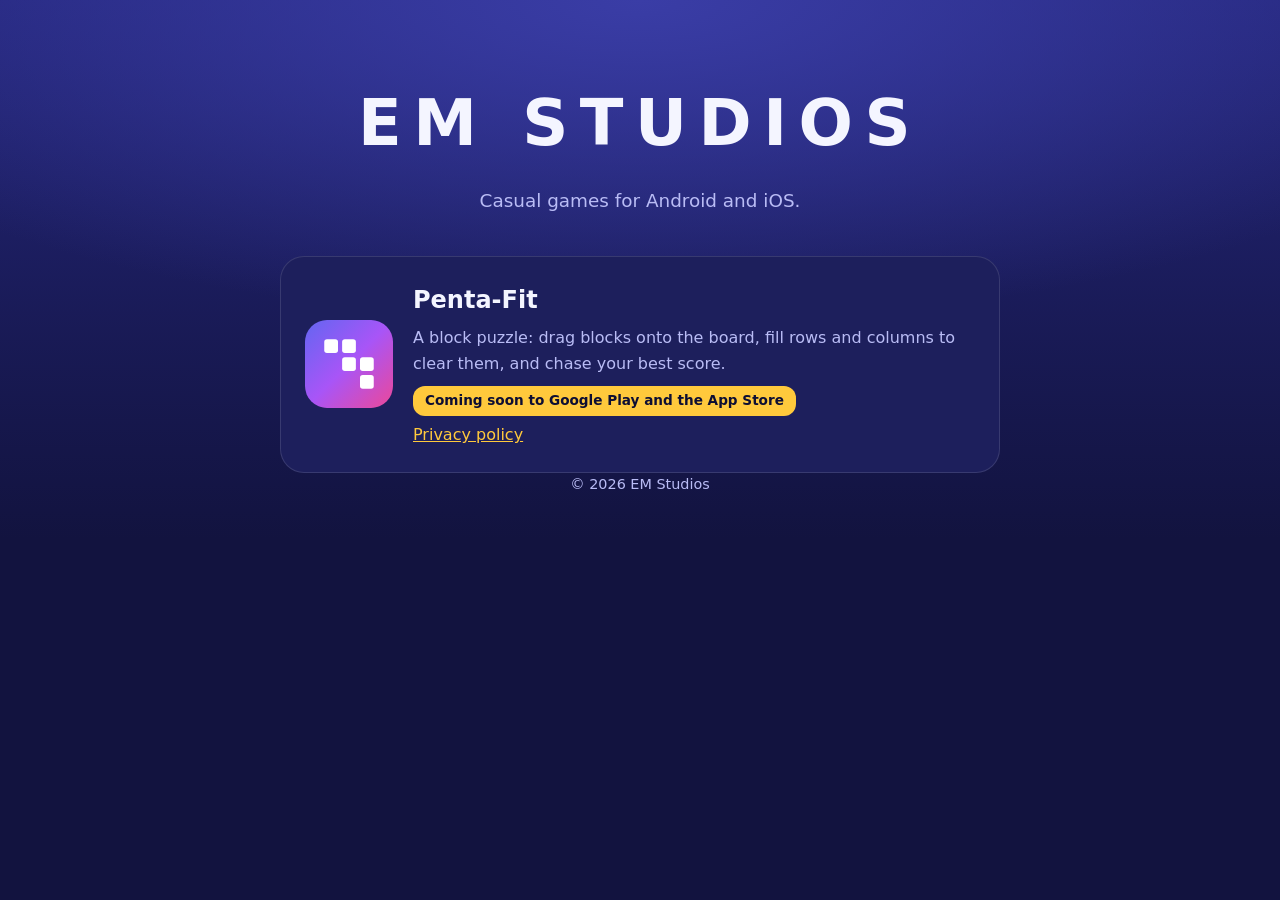
<file: index.html>
<!doctype html>
<html lang="en">
  <head>
    <meta charset="utf-8" />
    <meta name="viewport" content="width=device-width, initial-scale=1" />
    <title>EM Studios</title>
    <meta name="description" content="EM Studios makes casual games for Android and iOS, including the block puzzle Penta-Fit." />
    <meta name="google-site-verification" content="lpsbAbCeEYFunFwET23C2ALTHI6oDnndfsrMZhBNAcE" />
    <link rel="icon" href="penta-fit/icon.svg" type="image/svg+xml" />
    <link rel="stylesheet" href="styles.css" />
  </head>
  <body>
    <main class="wrap">
      <section class="hero">
        <h1>EM STUDIOS</h1>
        <p>Casual games for Android and iOS.</p>
      </section>

      <section class="card" aria-labelledby="penta-fit">
        <img src="penta-fit/icon.svg" alt="Penta-Fit app icon" />
        <div>
          <h2 id="penta-fit">Penta-Fit</h2>
          <p>A block puzzle: drag blocks onto the board, fill rows and columns to clear them, and chase your best score.</p>
          <span class="badge">Coming soon to Google Play and the App Store</span>
          <p><a href="penta-fit/privacy.html">Privacy policy</a></p>
        </div>
      </section>
    </main>
    <footer class="wrap">
      &copy; <span id="year">2026</span> EM Studios
    </footer>
    <script>
      document.getElementById('year').textContent = new Date().getFullYear();
    </script>
  </body>
</html>
</file>
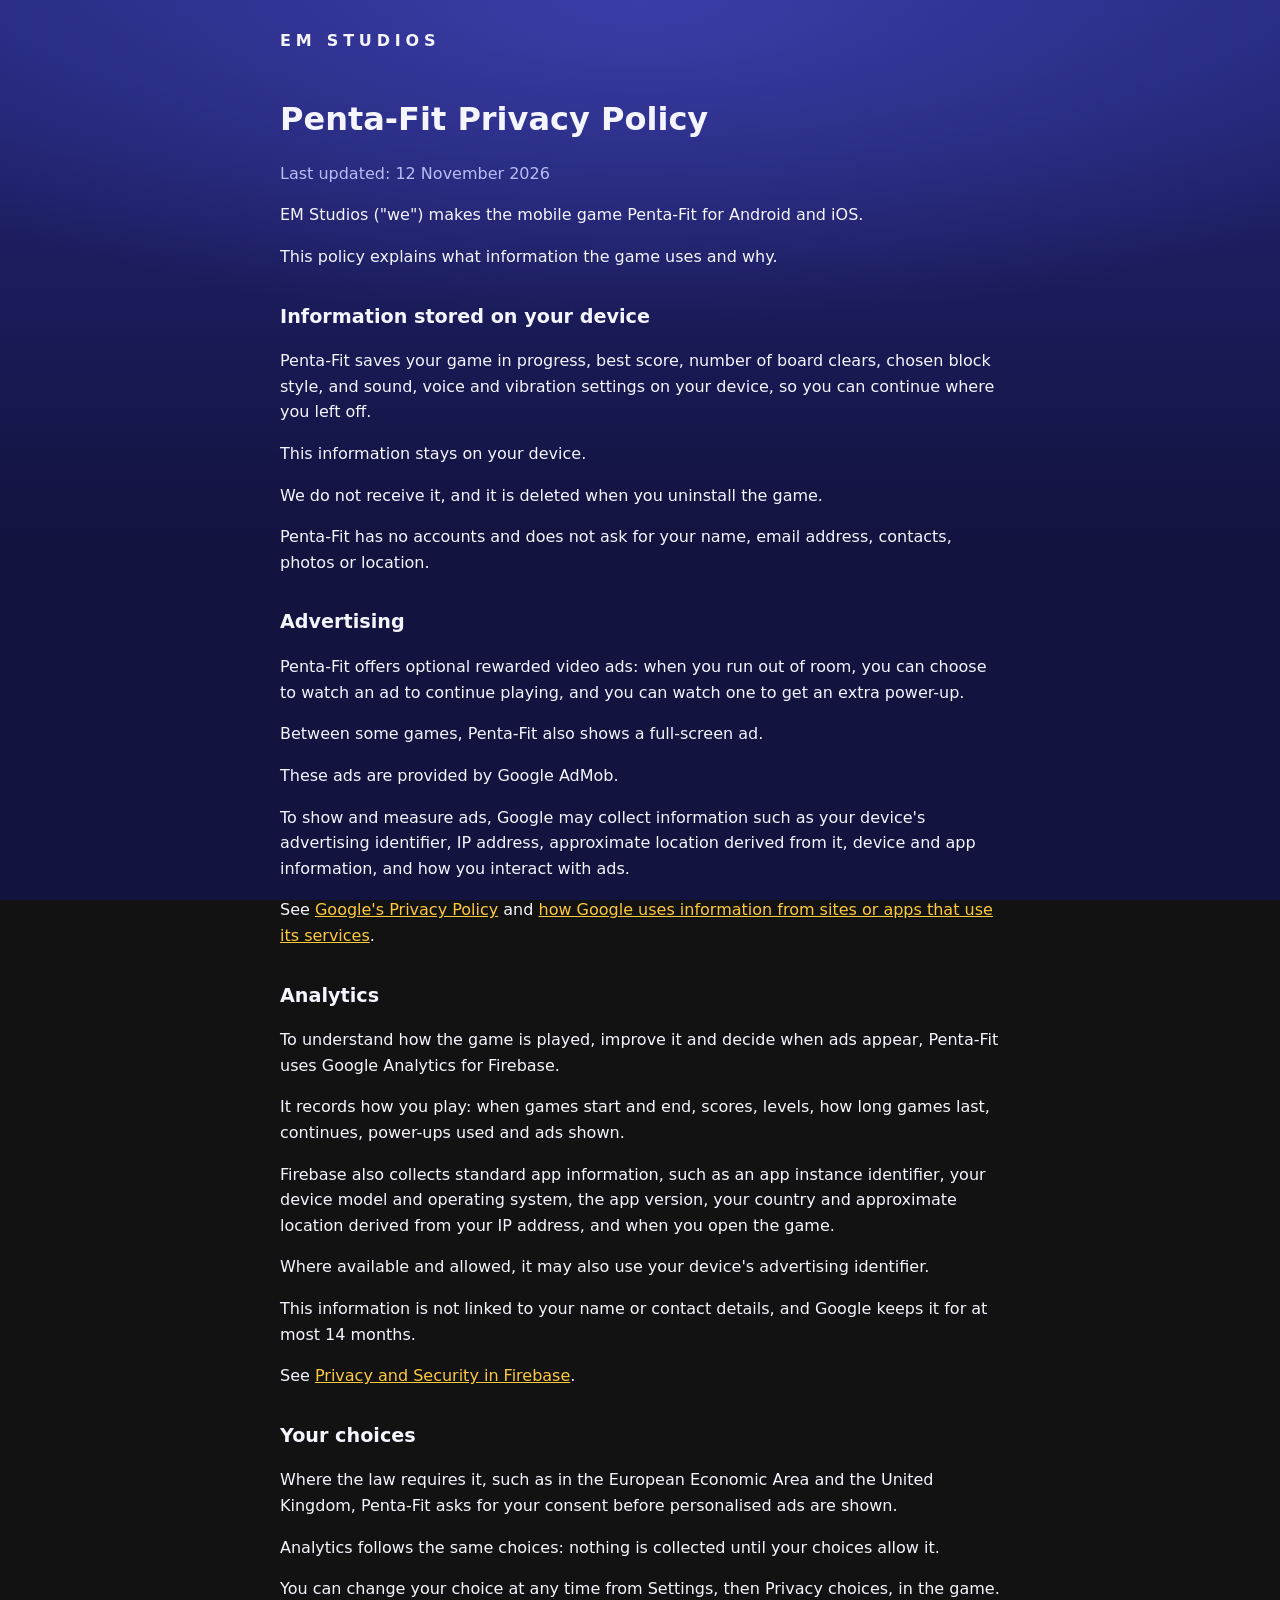
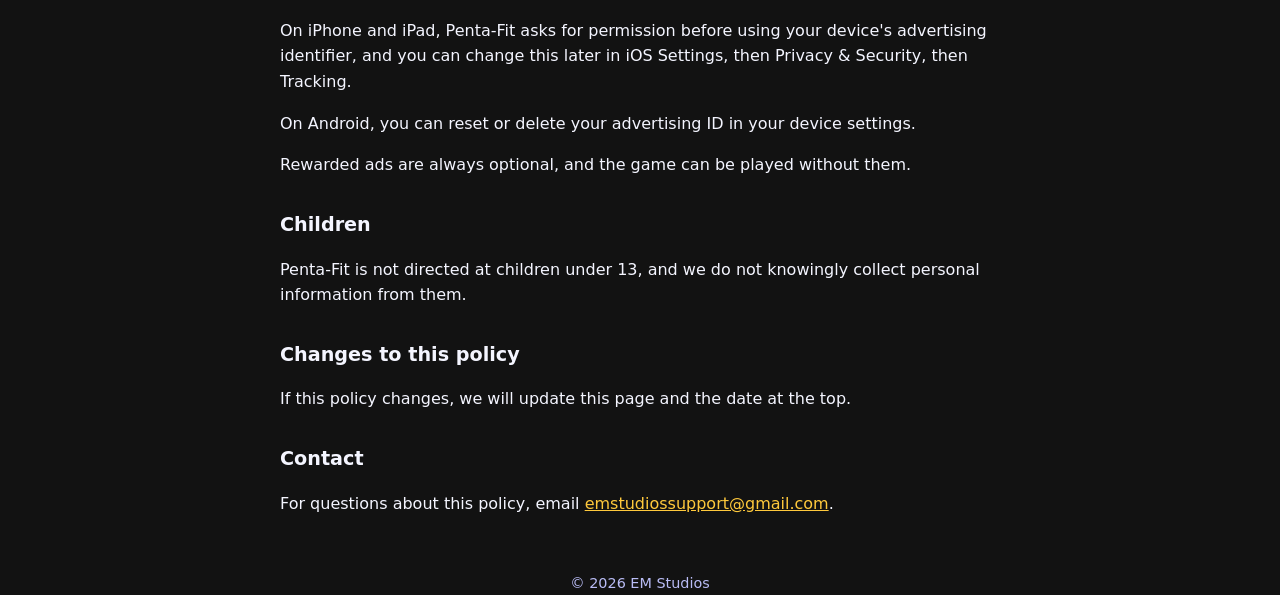
<file: penta-fit/privacy.html>
<!doctype html>
<html lang="en">
  <head>
    <meta charset="utf-8" />
    <meta name="viewport" content="width=device-width, initial-scale=1" />
    <title>Penta-Fit Privacy Policy</title>
    <meta name="description" content="How Penta-Fit by EM Studios uses information." />
    <link rel="icon" href="icon.svg" type="image/svg+xml" />
    <link rel="stylesheet" href="../styles.css" />
  </head>
  <body>
    <header class="site wrap"><a href="../">EM STUDIOS</a></header>
    <main class="wrap doc">
      <h1>Penta-Fit Privacy Policy</h1>
      <p class="meta">Last updated: 12 November 2026</p>

      <p>EM Studios ("we") makes the mobile game Penta-Fit for Android and iOS.</p>
      <p>This policy explains what information the game uses and why.</p>

      <h2>Information stored on your device</h2>
      <p>Penta-Fit saves your game in progress, best score, number of board clears, chosen block style, and sound, voice and vibration settings on your device, so you can continue where you left off.</p>
      <p>This information stays on your device.</p>
      <p>We do not receive it, and it is deleted when you uninstall the game.</p>
      <p>Penta-Fit has no accounts and does not ask for your name, email address, contacts, photos or location.</p>

      <h2>Advertising</h2>
      <p>Penta-Fit offers optional rewarded video ads: when you run out of room, you can choose to watch an ad to continue playing, and you can watch one to get an extra power-up.</p>
      <p>Between some games, Penta-Fit also shows a full-screen ad.</p>
      <p>These ads are provided by Google AdMob.</p>
      <p>To show and measure ads, Google may collect information such as your device's advertising identifier, IP address, approximate location derived from it, device and app information, and how you interact with ads.</p>
      <p>See <a href="https://policies.google.com/privacy">Google's Privacy Policy</a> and <a href="https://policies.google.com/technologies/partner-sites">how Google uses information from sites or apps that use its services</a>.</p>

      <h2>Analytics</h2>
      <p>To understand how the game is played, improve it and decide when ads appear, Penta-Fit uses Google Analytics for Firebase.</p>
      <p>It records how you play: when games start and end, scores, levels, how long games last, continues, power-ups used and ads shown.</p>
      <p>Firebase also collects standard app information, such as an app instance identifier, your device model and operating system, the app version, your country and approximate location derived from your IP address, and when you open the game.</p>
      <p>Where available and allowed, it may also use your device's advertising identifier.</p>
      <p>This information is not linked to your name or contact details, and Google keeps it for at most 14 months.</p>
      <p>See <a href="https://firebase.google.com/support/privacy">Privacy and Security in Firebase</a>.</p>

      <h2>Your choices</h2>
      <p>Where the law requires it, such as in the European Economic Area and the United Kingdom, Penta-Fit asks for your consent before personalised ads are shown.</p>
      <p>Analytics follows the same choices: nothing is collected until your choices allow it.</p>
      <p>You can change your choice at any time from Settings, then Privacy choices, in the game.</p>
      <p>On iPhone and iPad, Penta-Fit asks for permission before using your device's advertising identifier, and you can change this later in iOS Settings, then Privacy &amp; Security, then Tracking.</p>
      <p>On Android, you can reset or delete your advertising ID in your device settings.</p>
      <p>Rewarded ads are always optional, and the game can be played without them.</p>

      <h2>Children</h2>
      <p>Penta-Fit is not directed at children under 13, and we do not knowingly collect personal information from them.</p>

      <h2>Changes to this policy</h2>
      <p>If this policy changes, we will update this page and the date at the top.</p>

      <h2>Contact</h2>
      <p>For questions about this policy, email <a href="mailto:emstudiossupport@gmail.com">emstudiossupport@gmail.com</a>.</p>
    </main>
    <footer class="wrap">&copy; 2026 EM Studios</footer>
  </body>
</html>
</file>
<file: styles.css>
:root {
  --bg: #12133f;
  --bg-2: #1d1f5c;
  --text: #f4f5ff;
  --muted: #b9bcf5;
  --accent: #a855f7;
  --gold: #ffc93c;
  --line: rgb(255 255 255 / 0.12);
  color-scheme: dark;
}

* {
  box-sizing: border-box;
}

html {
  -webkit-text-size-adjust: 100%;
}

body {
  margin: 0;
  min-height: 100vh;
  font-family: system-ui, -apple-system, 'Segoe UI', Roboto, sans-serif;
  line-height: 1.6;
  color: var(--text);
  background:
    radial-gradient(120% 60% at 50% 0%, #3a3da6 0%, transparent 60%),
    linear-gradient(180deg, #24267a 0%, var(--bg) 60%);
  background-attachment: fixed;
}

a {
  color: var(--gold);
}

.wrap {
  max-width: 760px;
  margin: 0 auto;
  padding: 0 20px;
}

header.site {
  padding-top: 28px;
}

header.site a {
  color: var(--text);
  text-decoration: none;
  font-weight: 800;
  letter-spacing: 0.3em;
}

.hero {
  padding-block: 72px 40px;
  text-align: center;
}

.hero h1 {
  margin: 0;
  font-size: clamp(2.4rem, 9vw, 4rem);
  font-weight: 900;
  letter-spacing: 0.18em;
}

.hero p {
  margin: 12px 0 0;
  color: var(--muted);
  font-size: 1.15rem;
}

.card {
  display: flex;
  gap: 20px;
  align-items: center;
  padding: 24px;
  border-radius: 24px;
  background: var(--bg-2);
  border: 1px solid var(--line);
}

.card img {
  width: 88px;
  height: 88px;
  border-radius: 22px;
  flex: none;
}

.card h2 {
  margin: 0;
  font-size: 1.5rem;
}

.card p {
  margin: 6px 0 0;
  color: var(--muted);
}

.badge {
  display: inline-block;
  margin-top: 10px;
  padding: 4px 12px;
  border-radius: 12px;
  font-size: 0.85rem;
  font-weight: 700;
  color: #0d0e33;
  background: var(--gold);
}

.doc {
  padding-block: 40px;
}

.doc h1 {
  margin: 0 0 4px;
  font-size: 2rem;
}

.doc h2 {
  margin: 32px 0 8px;
  font-size: 1.2rem;
}

.doc .meta {
  color: var(--muted);
}

footer {
  padding-block: 40px 48px;
  color: var(--muted);
  font-size: 0.9rem;
  text-align: center;
}

@media (max-width: 480px) {
  .card {
    flex-direction: column;
    text-align: center;
  }
}
</file>
